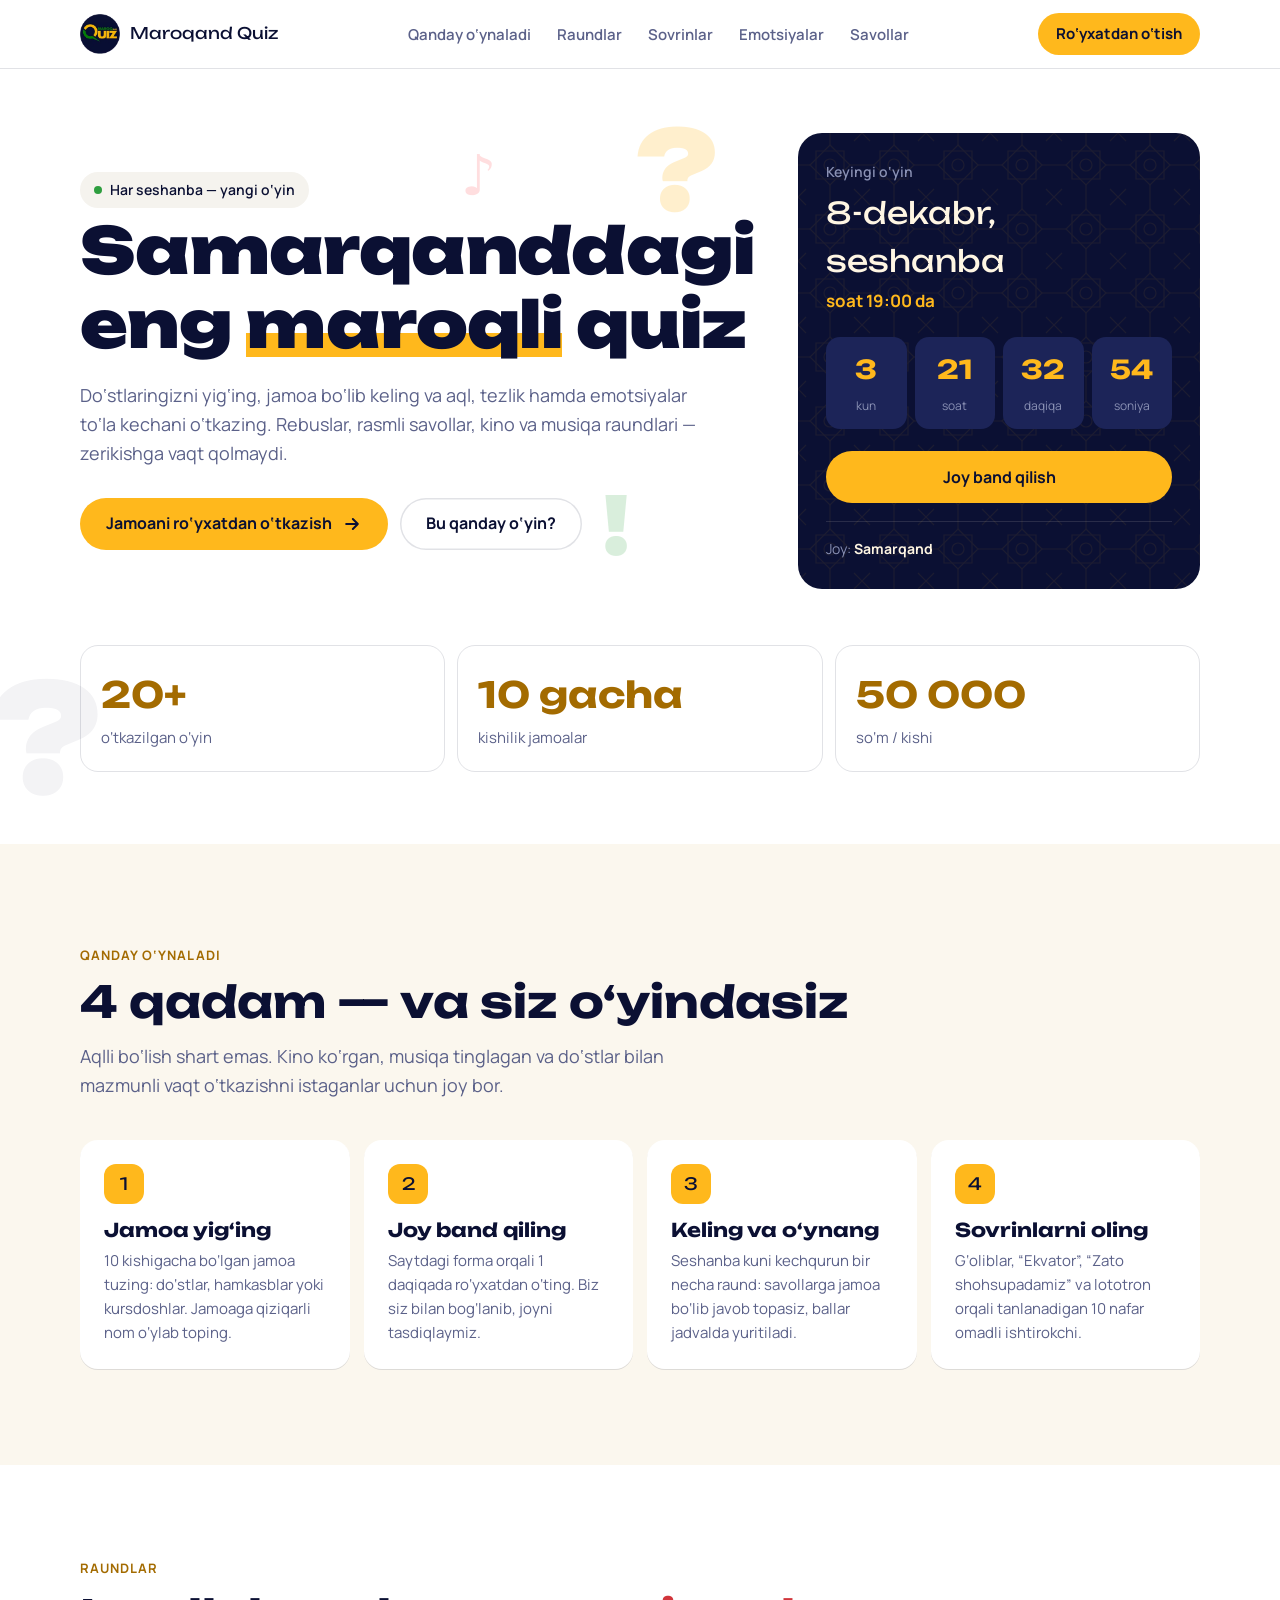
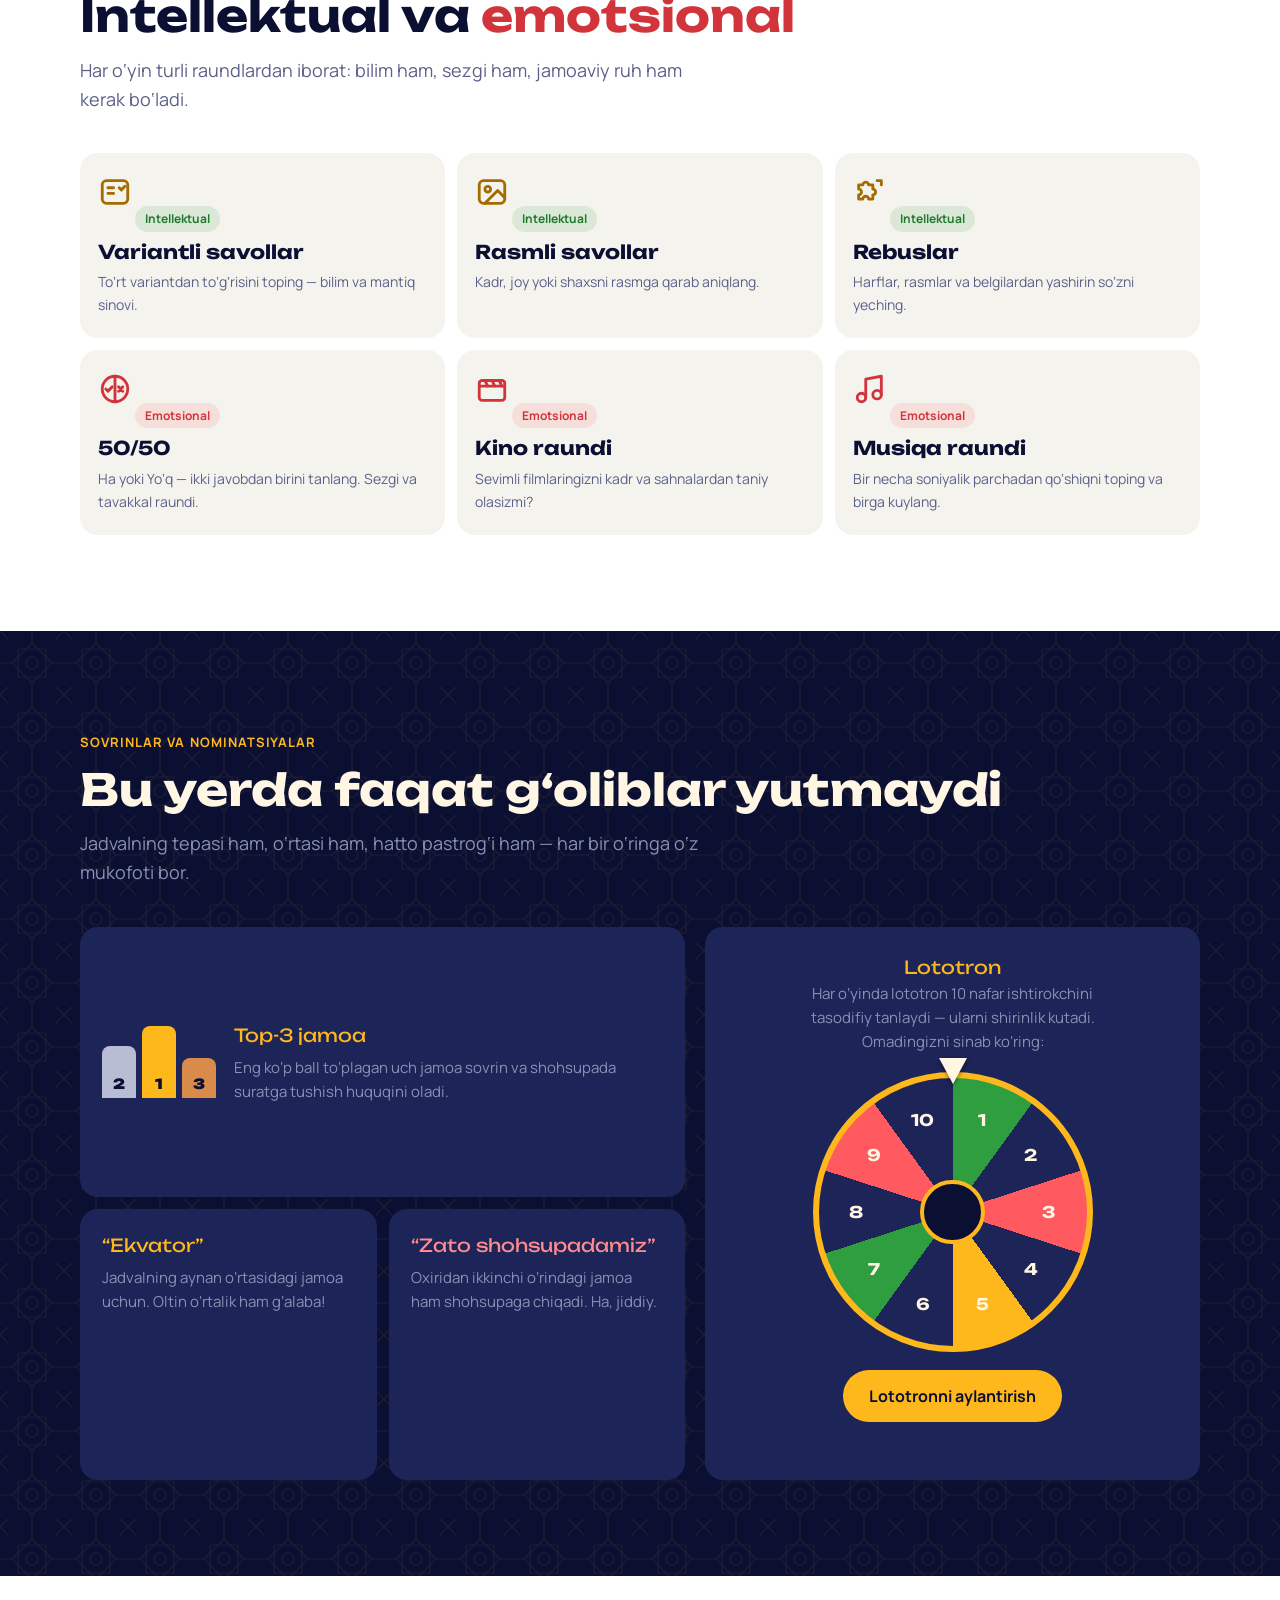
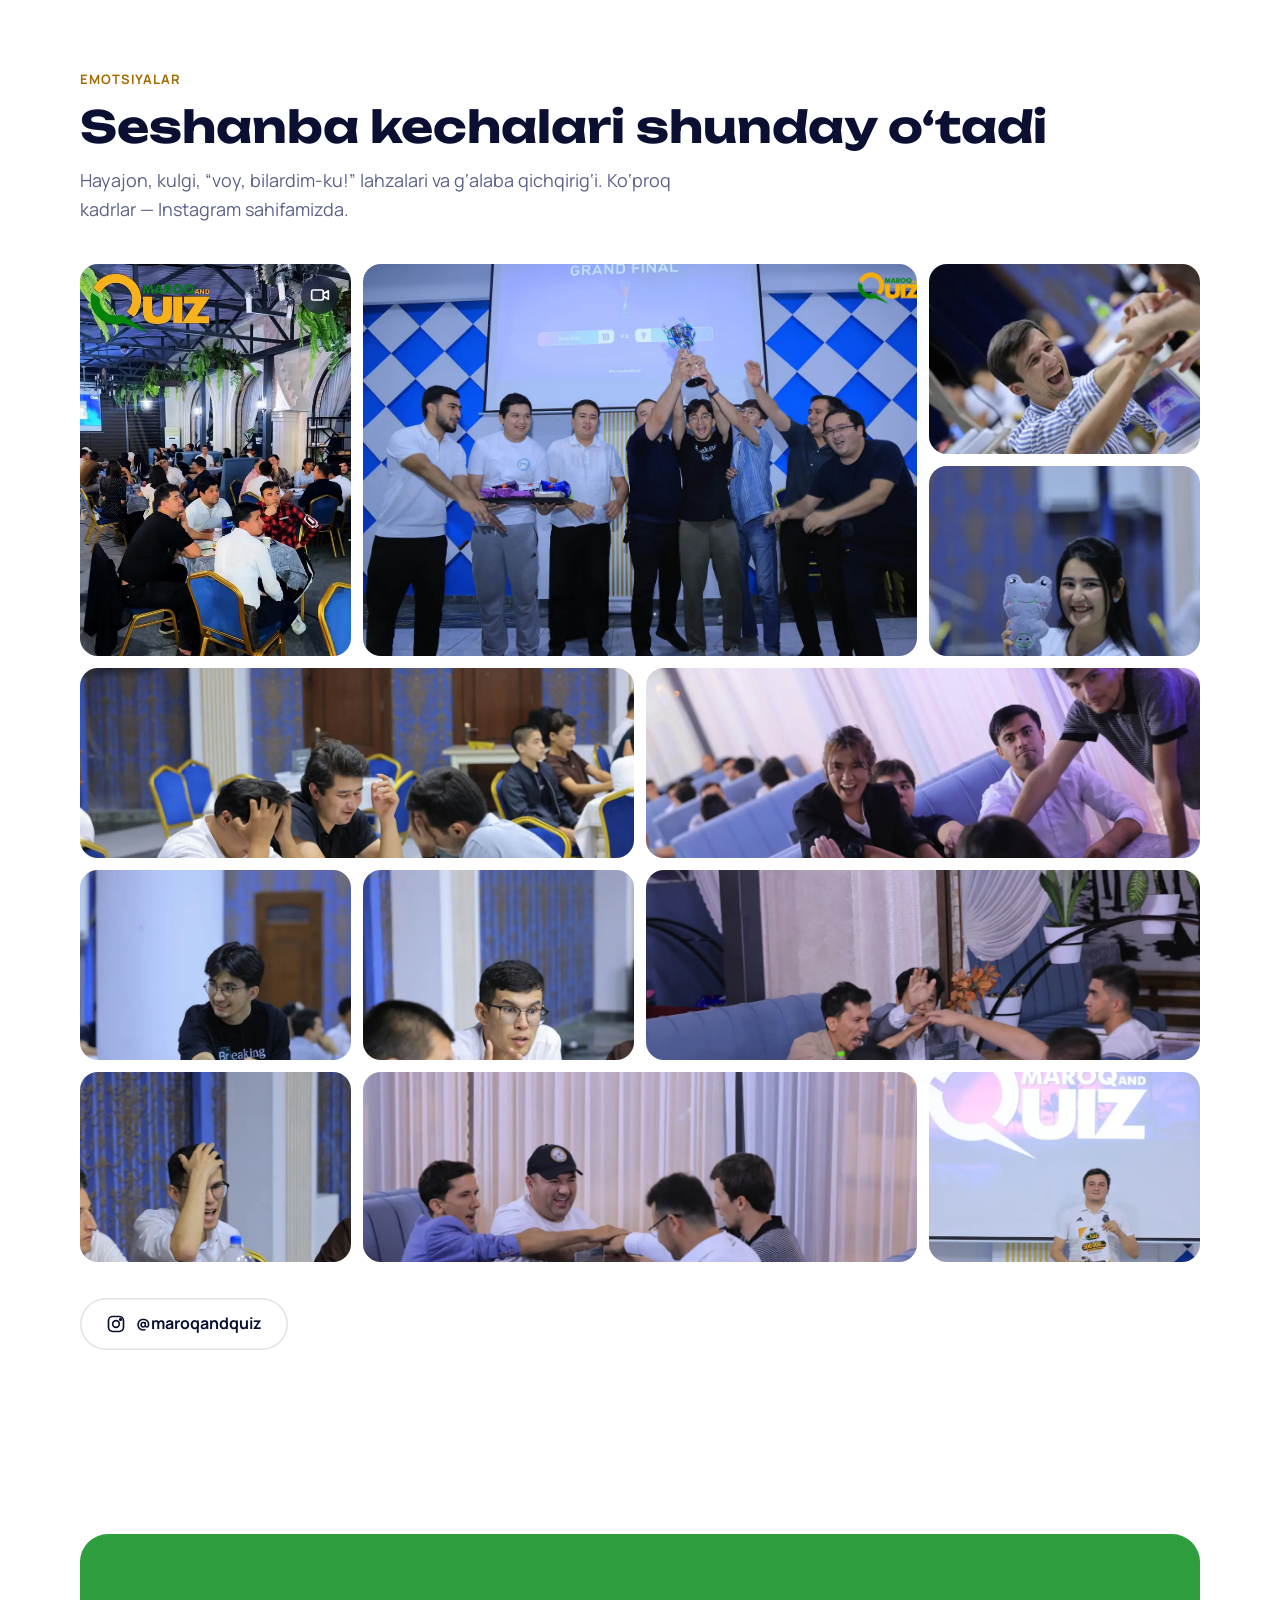
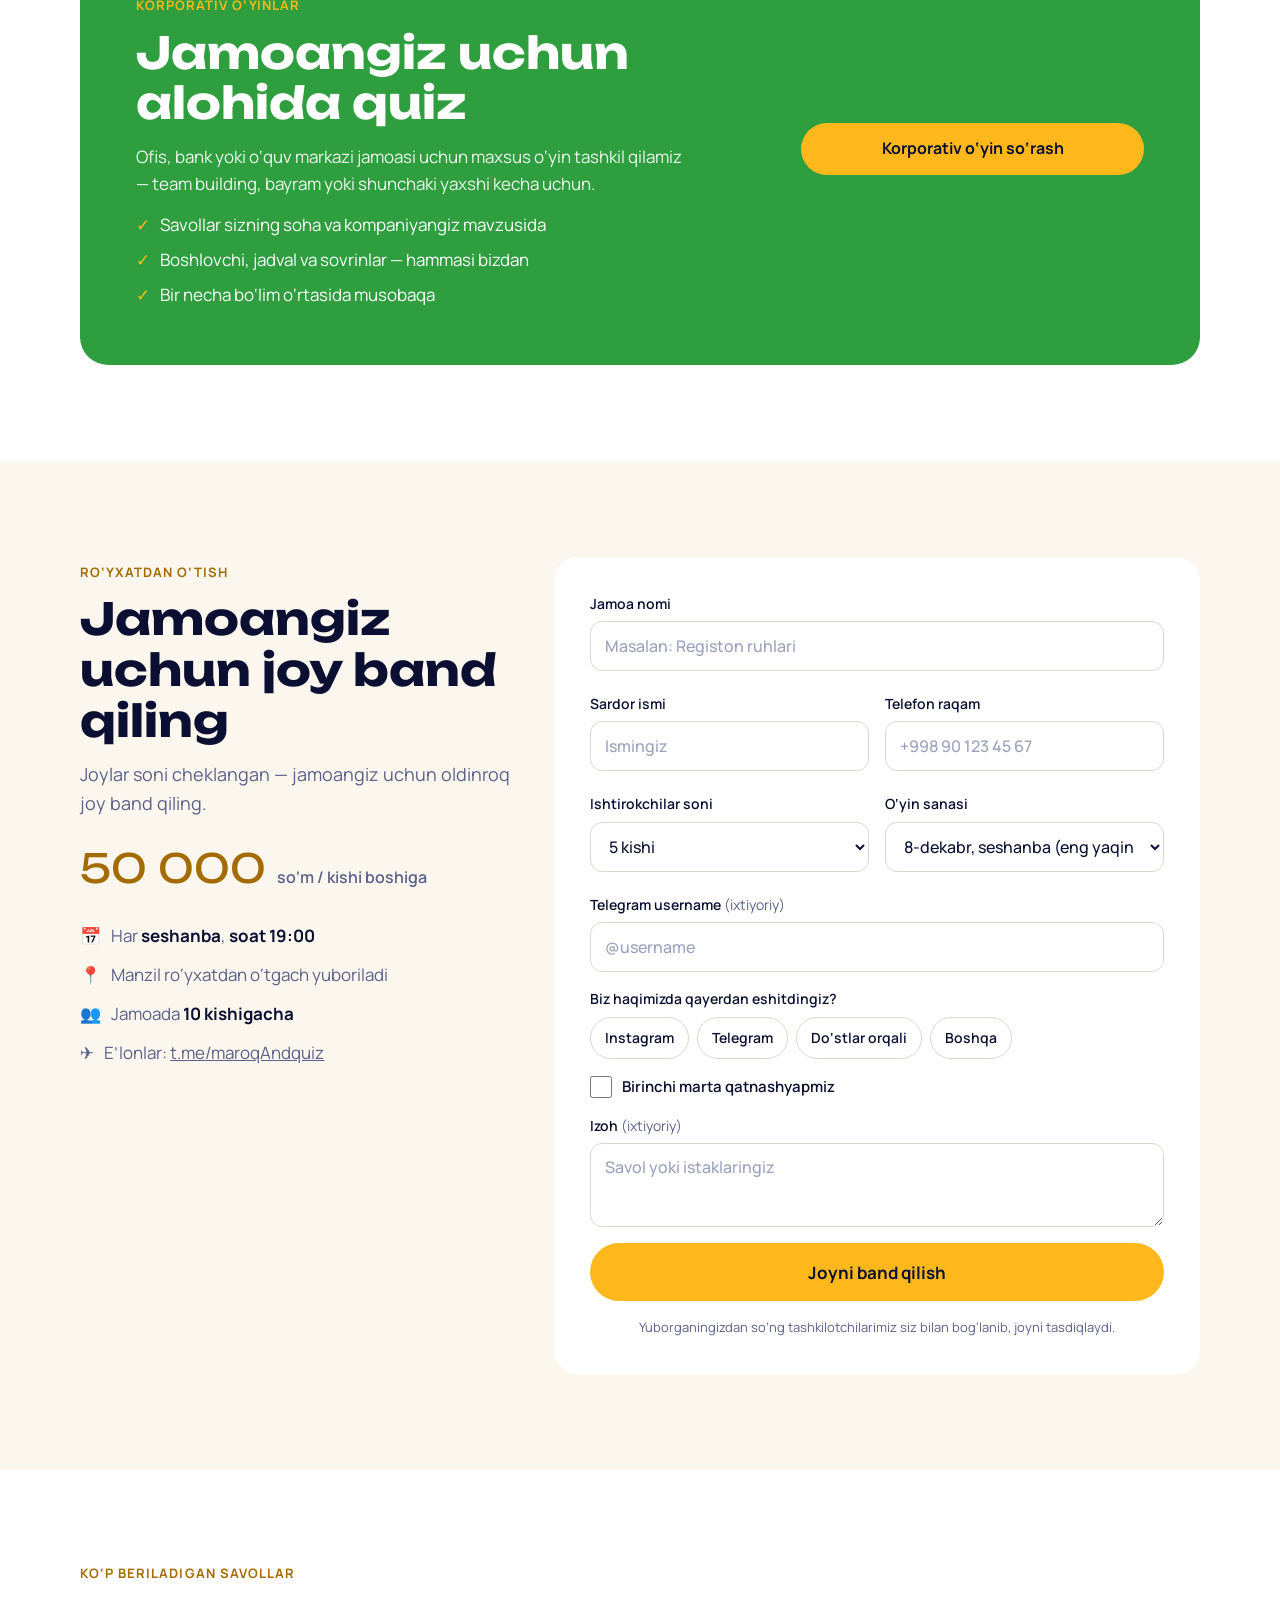
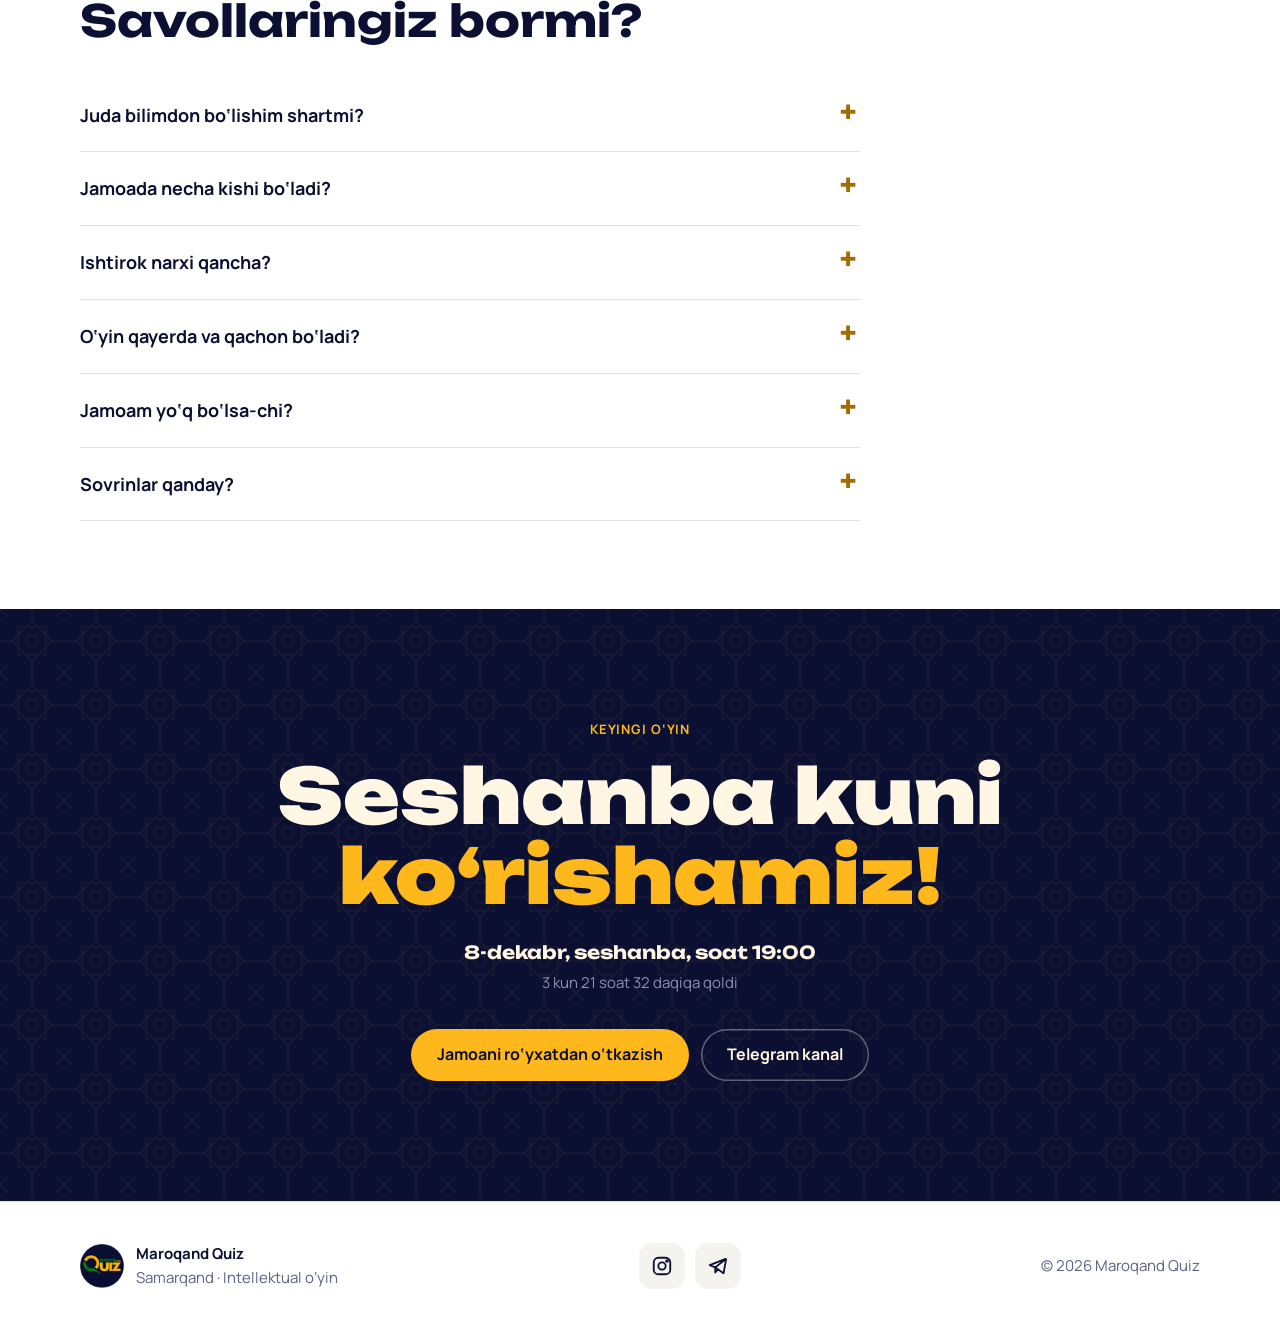
<file: index.html>
<!doctype html>
<html lang="uz">
<head>
<meta charset="utf-8">
<meta name="viewport" content="width=device-width, initial-scale=1">
<title>Maroqand Quiz — Samarqanddagi intellektual o‘yin</title>
<meta name="description" content="Har seshanba Samarqandda jamoaviy quiz: rebuslar, rasmli savollar, kino va musiqa raundlari, sovrinlar. Jamoangiz bilan ro‘yxatdan o‘ting.">
<meta property="og:title" content="Maroqand Quiz — har seshanba yangi o‘yin">
<meta property="og:description" content="Jamoangiz bilan keling: rebuslar, kino, musiqa, sovrinlar va lototron.">
<meta property="og:image" content="https://maroqandquiz.vercel.app/assets/og.jpg">
<meta property="og:image:width" content="1200">
<meta property="og:image:height" content="630">
<meta property="og:type" content="website">
<meta name="twitter:card" content="summary_large_image">
<meta name="theme-color" content="#FFFFFF">
<link rel="icon" href="/assets/logo.webp" type="image/webp">
<link rel="preconnect" href="https://fonts.googleapis.com">
<link rel="preconnect" href="https://fonts.gstatic.com" crossorigin>
<link href="https://fonts.googleapis.com/css2?family=Manrope:wght@400;600;700&family=Unbounded:wght@700;900&display=swap" rel="stylesheet">
<link rel="stylesheet" href="/assets/style.css?v=11">
</head>
<body>

<nav class="nav" aria-label="Asosiy menyu">
  <div class="wrap">
    <a class="brand" href="#top"><img src="/assets/logo.webp" alt="" width="40" height="40">Maroqand Quiz</a>
    <ul>
      <li><a href="#qanday">Qanday o‘ynaladi</a></li>
      <li><a href="#raundlar">Raundlar</a></li>
      <li><a href="#sovrinlar">Sovrinlar</a></li>
      <li><a href="#emotsiyalar">Emotsiyalar</a></li>
      <li><a href="#savollar">Savollar</a></li>
    </ul>
    <a class="btn btn-gold" href="#royxat">Ro‘yxatdan o‘tish</a>
  </div>
</nav>

<header class="hero" id="top">
  <div class="wrap hero-grid">
    <div>
      <span class="pill"><span class="dot"></span>Har seshanba — yangi o‘yin</span>
      <h1>Samarqanddagi eng <span class="gold">maroqli</span> quiz</h1>
      <p class="lead">Do‘stlaringizni yig‘ing, jamoa bo‘lib keling va aql, tezlik hamda emotsiyalar to‘la kechani o‘tkazing. Rebuslar, rasmli savollar, kino va musiqa raundlari — zerikishga vaqt qolmaydi.</p>
      <div class="ctas">
        <a class="btn btn-gold" href="#royxat">Jamoani ro‘yxatdan o‘tkazish
          <svg viewBox="0 0 24 24" fill="none" stroke="currentColor" stroke-width="2.4" stroke-linecap="round" stroke-linejoin="round" aria-hidden="true"><path d="M5 12h14M13 6l6 6-6 6"/></svg></a>
        <a class="btn btn-ghost" href="#qanday">Bu qanday o‘yin?</a>
      </div>
    </div>
    <aside class="next" aria-label="Keyingi o‘yin">
      <div class="label">Keyingi o‘yin</div>
      <div class="date" id="nextDate">Seshanba</div>
      <div class="time" id="nextTime"></div>
      <div class="countdown" id="countdown" aria-live="off">
        <div><b id="cd-d">0</b><span>kun</span></div>
        <div><b id="cd-h">0</b><span>soat</span></div>
        <div><b id="cd-m">0</b><span>daqiqa</span></div>
        <div><b id="cd-s">0</b><span>soniya</span></div>
      </div>
      <a class="btn btn-gold" href="#royxat" style="width:100%">Joy band qilish</a>
      <div class="meta" style="margin-top:18px">
        <span>Joy: <b id="venueShort"></b></span>
      </div>
    </aside>
  </div>
  <div class="wrap">
    <div class="stats">
      <div class="stat reveal"><b>20+</b><span>o‘tkazilgan o‘yin</span></div>
      <div class="stat reveal"><b>10 gacha</b><span>kishilik jamoalar</span></div>
      <div class="stat reveal"><b id="stPrice">50 000</b><span>so‘m / kishi</span></div>
    </div>
  </div>
</header>

<section id="qanday" class="band band-cream">
  <div class="wrap">
    <span class="eyebrow">Qanday o‘ynaladi</span>
    <h2>4 qadam — va siz o‘yindasiz</h2>
    <p class="lead">Aqlli bo‘lish shart emas. Kino ko‘rgan, musiqa tinglagan va do‘stlar bilan mazmunli vaqt o‘tkazishni istaganlar uchun joy bor.</p>
    <div class="steps">
      <div class="step reveal"><h3>Jamoa yig‘ing</h3><p>10 kishigacha bo‘lgan jamoa tuzing: do‘stlar, hamkasblar yoki kursdoshlar. Jamoaga qiziqarli nom o‘ylab toping.</p></div>
      <div class="step reveal"><h3>Joy band qiling</h3><p>Saytdagi forma orqali 1 daqiqada ro‘yxatdan o‘ting. Biz siz bilan bog‘lanib, joyni tasdiqlaymiz.</p></div>
      <div class="step reveal"><h3>Keling va o‘ynang</h3><p>Seshanba kuni kechqurun bir necha raund: savollarga jamoa bo‘lib javob topasiz, ballar jadvalda yuritiladi.</p></div>
      <div class="step reveal"><h3>Sovrinlarni oling</h3><p>G‘oliblar, “Ekvator”, “Zato shohsupadamiz” va lototron orqali tanlanadigan 10 nafar omadli ishtirokchi.</p></div>
    </div>
  </div>
</section>

<section id="raundlar">
  <div class="wrap">
    <span class="eyebrow">Raundlar</span>
    <h2>Intellektual va <span class="coral">emotsional</span></h2>
    <p class="lead">Har o‘yin turli raundlardan iborat: bilim ham, sezgi ham, jamoaviy ruh ham kerak bo‘ladi.</p>
    <div class="rounds">
      <div class="round reveal">
        <svg viewBox="0 0 24 24" fill="none" stroke="currentColor" stroke-width="2" stroke-linecap="round" stroke-linejoin="round" aria-hidden="true"><rect x="3" y="4" width="18" height="16" rx="3"/><path d="M7 9h4M7 13h4M15 9l1.5 1.5L19 8"/></svg>
        <span class="tag int">Intellektual</span><h3>Variantli savollar</h3><p>To‘rt variantdan to‘g‘risini toping — bilim va mantiq sinovi.</p></div>
      <div class="round reveal">
        <svg viewBox="0 0 24 24" fill="none" stroke="currentColor" stroke-width="2" stroke-linecap="round" stroke-linejoin="round" aria-hidden="true"><rect x="3" y="4" width="18" height="16" rx="3"/><circle cx="9" cy="10" r="2"/><path d="M21 16l-5-5-9 9"/></svg>
        <span class="tag int">Intellektual</span><h3>Rasmli savollar</h3><p>Kadr, joy yoki shaxsni rasmga qarab aniqlang.</p></div>
      <div class="round reveal">
        <svg viewBox="0 0 24 24" fill="none" stroke="currentColor" stroke-width="2" stroke-linecap="round" stroke-linejoin="round" aria-hidden="true"><path d="M4 7h3a2 2 0 1 1 4 0h3v3a2 2 0 1 1 0 4v3h-3a2 2 0 1 0-4 0H4v-3a2 2 0 1 0 0-4z"/><path d="M17 4h3v3"/></svg>
        <span class="tag int">Intellektual</span><h3>Rebuslar</h3><p>Harflar, rasmlar va belgilardan yashirin so‘zni yeching.</p></div>
      <div class="round emo reveal">
        <svg viewBox="0 0 24 24" fill="none" stroke="currentColor" stroke-width="2" stroke-linecap="round" stroke-linejoin="round" aria-hidden="true"><circle cx="12" cy="12" r="9"/><path d="M12 3v18"/><path d="M5.5 12l1.5 1.5 3-3"/><path d="M14.5 10.5l3 3M17.5 10.5l-3 3"/></svg>
        <span class="tag emo">Emotsional</span><h3>50/50</h3><p>Ha yoki Yo‘q — ikki javobdan birini tanlang. Sezgi va tavakkal raundi.</p></div>
      <div class="round emo reveal">
        <svg viewBox="0 0 24 24" fill="none" stroke="currentColor" stroke-width="2" stroke-linecap="round" stroke-linejoin="round" aria-hidden="true"><rect x="3" y="6" width="18" height="14" rx="2"/><path d="M3 10h18M7 6l2 4M12 6l2 4M17 6l2 4"/></svg>
        <span class="tag emo">Emotsional</span><h3>Kino raundi</h3><p>Sevimli filmlaringizni kadr va sahnalardan taniy olasizmi?</p></div>
      <div class="round emo reveal">
        <svg viewBox="0 0 24 24" fill="none" stroke="currentColor" stroke-width="2" stroke-linecap="round" stroke-linejoin="round" aria-hidden="true"><path d="M9 18V5l11-2v13"/><circle cx="6" cy="18" r="3"/><circle cx="17" cy="16" r="3"/></svg>
        <span class="tag emo">Emotsional</span><h3>Musiqa raundi</h3><p>Bir necha soniyalik parchadan qo‘shiqni toping va birga kuylang.</p></div>
    </div>

  </div>
</section>

<section id="sovrinlar" class="band band-navy">
  <div class="wrap">
    <span class="eyebrow">Sovrinlar va nominatsiyalar</span>
    <h2>Bu yerda faqat g‘oliblar yutmaydi</h2>
    <p class="lead">Jadvalning tepasi ham, o‘rtasi ham, hatto pastrog‘i ham — har bir o‘ringa o‘z mukofoti bor.</p>
    <div class="prizes">
      <div class="prize-grid">
        <div class="prize top reveal">
          <div class="podium" aria-hidden="true">
            <i style="height:52px;background:#B9BDD3">2</i><i style="height:72px;background:var(--gold)">1</i><i style="height:40px;background:#d98b4b">3</i>
          </div>
          <div><div class="nm">Top-3 jamoa</div><p>Eng ko‘p ball to‘plagan uch jamoa sovrin va shohsupada suratga tushish huquqini oladi.</p></div>
        </div>
        <div class="prize reveal"><div class="nm">“Ekvator”</div><p>Jadvalning aynan o‘rtasidagi jamoa uchun. Oltin o‘rtalik ham g‘alaba!</p></div>
        <div class="prize fun reveal"><div class="nm">“Zato shohsupadamiz”</div><p>Oxiridan ikkinchi o‘rindagi jamoa ham shohsupaga chiqadi. Ha, jiddiy.</p></div>
      </div>
      <div class="wheel-card reveal">
        <div class="nm">Lototron</div>
        <p class="wheel-txt">Har o‘yinda lototron 10 nafar ishtirokchini tasodifiy tanlaydi — ularni shirinlik kutadi. Omadingizni sinab ko‘ring:</p>
        <div class="wheel-box">
          <div class="pin" aria-hidden="true"></div>
          <div class="wheel" id="wheel" aria-hidden="true"></div>
        </div>
        <button class="btn btn-gold" id="spin">Lototronni aylantirish</button>
        <div class="wheel-res" id="wheelRes" aria-live="polite"></div>
      </div>
    </div>
  </div>
</section>

<section id="emotsiyalar">
  <div class="wrap">
    <span class="eyebrow">Emotsiyalar</span>
    <h2>Seshanba kechalari shunday o‘tadi</h2>
    <p class="lead">Hayajon, kulgi, “voy, bilardim-ku!” lahzalari va g‘alaba qichqirig‘i. Ko‘proq kadrlar — Instagram sahifamizda.</p>
    <div class="gallery" id="gallery"></div>
    <div style="margin-top:36px"><a class="btn btn-ghost" href="https://instagram.com/maroqandquiz" target="_blank" rel="noopener">
      <svg viewBox="0 0 24 24" fill="none" stroke="currentColor" stroke-width="2" aria-hidden="true"><rect x="3" y="3" width="18" height="18" rx="5"/><circle cx="12" cy="12" r="4"/><circle cx="17.5" cy="6.5" r="1" fill="currentColor"/></svg>
      @maroqandquiz</a></div>
  </div>
</section>

<section class="corp-sec">
  <div class="wrap">
    <div class="corp reveal">
      <div>
        <span class="eyebrow" style="color:var(--gold)">Korporativ o‘yinlar</span>
        <h2>Jamoangiz uchun alohida quiz</h2>
        <p style="opacity:.92;max-width:560px">Ofis, bank yoki o‘quv markazi jamoasi uchun maxsus o‘yin tashkil qilamiz — team building, bayram yoki shunchaki yaxshi kecha uchun.</p>
        <ul><li>Savollar sizning soha va kompaniyangiz mavzusida</li><li>Boshlovchi, jadval va sovrinlar — hammasi bizdan</li><li>Bir necha bo‘lim o‘rtasida musobaqa</li></ul>
      </div>
      <div><a class="btn btn-gold" href="https://t.me/maroqAndquiz" target="_blank" rel="noopener">Korporativ o‘yin so‘rash</a></div>
    </div>
  </div>
</section>

<section id="royxat" class="band band-cream">
  <div class="wrap reg">
    <div class="reg-info">
      <span class="eyebrow">Ro‘yxatdan o‘tish</span>
      <h2>Jamoangiz uchun joy band qiling</h2>
      <p class="lead">Joylar soni cheklangan — jamoangiz uchun oldinroq joy band qiling.</p>
      <div class="price"><span id="priceText">50 000</span> <small>so‘m / kishi boshiga</small></div>
      <ul>
        <li>📅 <span>Har <b>seshanba</b>, <b id="timeText"></b></span></li>
        <li>📍 <span id="venueText"></span></li>
        <li>👥 <span>Jamoada <b>10 kishigacha</b></span></li>
        <li>✈️ <span>E’lonlar: <a href="https://t.me/maroqAndquiz" target="_blank" rel="noopener">t.me/maroqAndquiz</a></span></li>
      </ul>
    </div>

    <form id="regForm" novalidate>
      <div class="field full" id="f-team">
        <label for="team">Jamoa nomi</label>
        <input id="team" name="team" maxlength="60" placeholder="Masalan: Registon ruhlari" autocomplete="off">
        <div class="emsg"></div>
      </div>
      <div class="field" id="f-captain">
        <label for="captain">Sardor ismi</label>
        <input id="captain" name="captain" maxlength="60" placeholder="Ismingiz" autocomplete="name">
        <div class="emsg"></div>
      </div>
      <div class="field" id="f-phone">
        <label for="phone">Telefon raqam</label>
        <input id="phone" name="phone" type="tel" inputmode="tel" placeholder="+998 90 123 45 67" autocomplete="tel">
        <div class="emsg"></div>
      </div>
      <div class="field" id="f-players">
        <label for="players">Ishtirokchilar soni</label>
        <select id="players" name="players"></select>
        <div class="emsg"></div>
      </div>
      <div class="field" id="f-date">
        <label for="date">O‘yin sanasi</label>
        <select id="date" name="date"></select>
        <div class="emsg"></div>
      </div>
      <div class="field full">
        <label for="telegram">Telegram username <span class="opt-l">(ixtiyoriy)</span></label>
        <input id="telegram" name="telegram" maxlength="40" placeholder="@username" autocomplete="off">
      </div>
      <div class="field full">
        <span style="font-weight:600;font-size:14px" id="srcLabel">Biz haqimizda qayerdan eshitdingiz?</span>
        <div class="chips" role="radiogroup" aria-labelledby="srcLabel">
          <input type="radio" name="source" id="s1" value="Instagram"><label for="s1">Instagram</label>
          <input type="radio" name="source" id="s2" value="Telegram"><label for="s2">Telegram</label>
          <input type="radio" name="source" id="s3" value="Do‘stlar orqali"><label for="s3">Do‘stlar orqali</label>
          <input type="radio" name="source" id="s4" value="Boshqa"><label for="s4">Boshqa</label>
        </div>
      </div>
      <div class="field full">
        <label class="check"><input type="checkbox" name="first" value="yes"> Birinchi marta qatnashyapmiz</label>
      </div>
      <div class="field full">
        <label for="note">Izoh <span class="opt-l">(ixtiyoriy)</span></label>
        <textarea id="note" name="note" maxlength="300" placeholder="Savol yoki istaklaringiz"></textarea>
      </div>
      <input class="hp" type="text" name="website" tabindex="-1" autocomplete="off" aria-hidden="true">
      <div class="form-err" id="formErr" hidden></div>
      <button class="btn btn-gold" type="submit" id="submitBtn">Joyni band qilish</button>
      <p class="form-note">Yuborganingizdan so‘ng tashkilotchilarimiz siz bilan bog‘lanib, joyni tasdiqlaydi.</p>
    </form>
  </div>
</section>

<section id="savollar">
  <div class="wrap">
    <span class="eyebrow">Ko‘p beriladigan savollar</span>
    <h2>Savollaringiz bormi?</h2>
    <div class="faq">
      <details><summary>Juda bilimdon bo‘lishim shartmi?</summary><p>Yo‘q. Savollar turli mavzularda: kino, musiqa, rasmlar va rebuslar ham bor. Jamoada har kim o‘z kuchli tomonini topadi — asosiysi, yaxshi kayfiyat.</p></details>
      <details><summary>Jamoada necha kishi bo‘ladi?</summary><p>Jamoada 10 kishigacha bo‘lishi mumkin. Ro‘yxatdan o‘tishda ishtirokchilar sonini ko‘rsating.</p></details>
      <details><summary>Ishtirok narxi qancha?</summary><p id="faqPrice">Kishi boshiga 50 000 so‘m.</p></details>
      <details><summary>O‘yin qayerda va qachon bo‘ladi?</summary><p id="faqWhere"></p></details>
      <details><summary>Jamoam yo‘q bo‘lsa-chi?</summary><p>Telegram yoki Instagram Direct orqali bizga yozing — vaziyatingizga qarab variantini birga topamiz.</p></details>
      <details><summary>Sovrinlar qanday?</summary><p>Top-3 jamoa, jadval o‘rtasidagi “Ekvator” va oxiridan ikkinchi o‘rindagi “Zato shohsupadamiz” jamoalari taqdirlanadi. Bundan tashqari lototron orqali 10 nafar ishtirokchi tasodifiy tanlanib, shirinlik bilan mukofotlanadi.</p></details>
    </div>
  </div>
</section>

<section class="final band-navy" aria-label="Keyingi o‘yinga taklif">
  <div class="wrap final-in">
    <span class="eyebrow">Keyingi o‘yin</span>
    <h2 class="final-h reveal">Seshanba kuni <span>ko‘rishamiz!</span></h2>
    <p class="final-date reveal"><b id="finalDate"></b><span id="finalLeft"></span></p>
    <div class="final-ctas reveal">
      <a class="btn btn-gold" href="#royxat">Jamoani ro‘yxatdan o‘tkazish</a>
      <a class="btn btn-light" href="https://t.me/maroqAndquiz" target="_blank" rel="noopener">Telegram kanal</a>
    </div>
  </div>
</section>

<footer>
  <div class="wrap">
    <div style="display:flex;align-items:center;gap:12px"><img src="/assets/logo.webp" alt="Maroqand Quiz logotipi" width="44" height="44"><div><b style="color:var(--navy)">Maroqand Quiz</b><br>Samarqand · Intellektual o‘yin</div></div>
    <div class="soc">
      <a href="https://instagram.com/maroqandquiz" target="_blank" rel="noopener" aria-label="Instagram"><svg viewBox="0 0 24 24" fill="none" stroke="currentColor" stroke-width="2"><rect x="3" y="3" width="18" height="18" rx="5"/><circle cx="12" cy="12" r="4"/><circle cx="17.5" cy="6.5" r="1" fill="currentColor"/></svg></a>
      <a href="https://t.me/maroqAndquiz" target="_blank" rel="noopener" aria-label="Telegram"><svg viewBox="0 0 24 24" fill="none" stroke="currentColor" stroke-width="2" stroke-linejoin="round"><path d="M21 4L3 11l6 2.5M21 4l-3 16-9-6.5M21 4L9 13.5V19l3-3.5"/></svg></a>
    </div>
    <div>© <span id="yr"></span> Maroqand Quiz</div>
  </div>
</footer>

<a class="btn btn-gold mobile-cta" id="mobileCta" href="#royxat">Joy band qilish</a>

<div class="lb" id="lb" hidden role="dialog" aria-modal="true" aria-label="Rasmni kattalashtirib ko‘rish"><button class="lb-x" id="lbX" aria-label="Yopish">&times;</button><img id="lbImg" alt=""><p id="lbCap"></p></div>

<script src="https://telegram.org/js/telegram-web-app.js"></script>
<script src="/assets/app.js?v=14"></script>
</body>
</html>
</file>
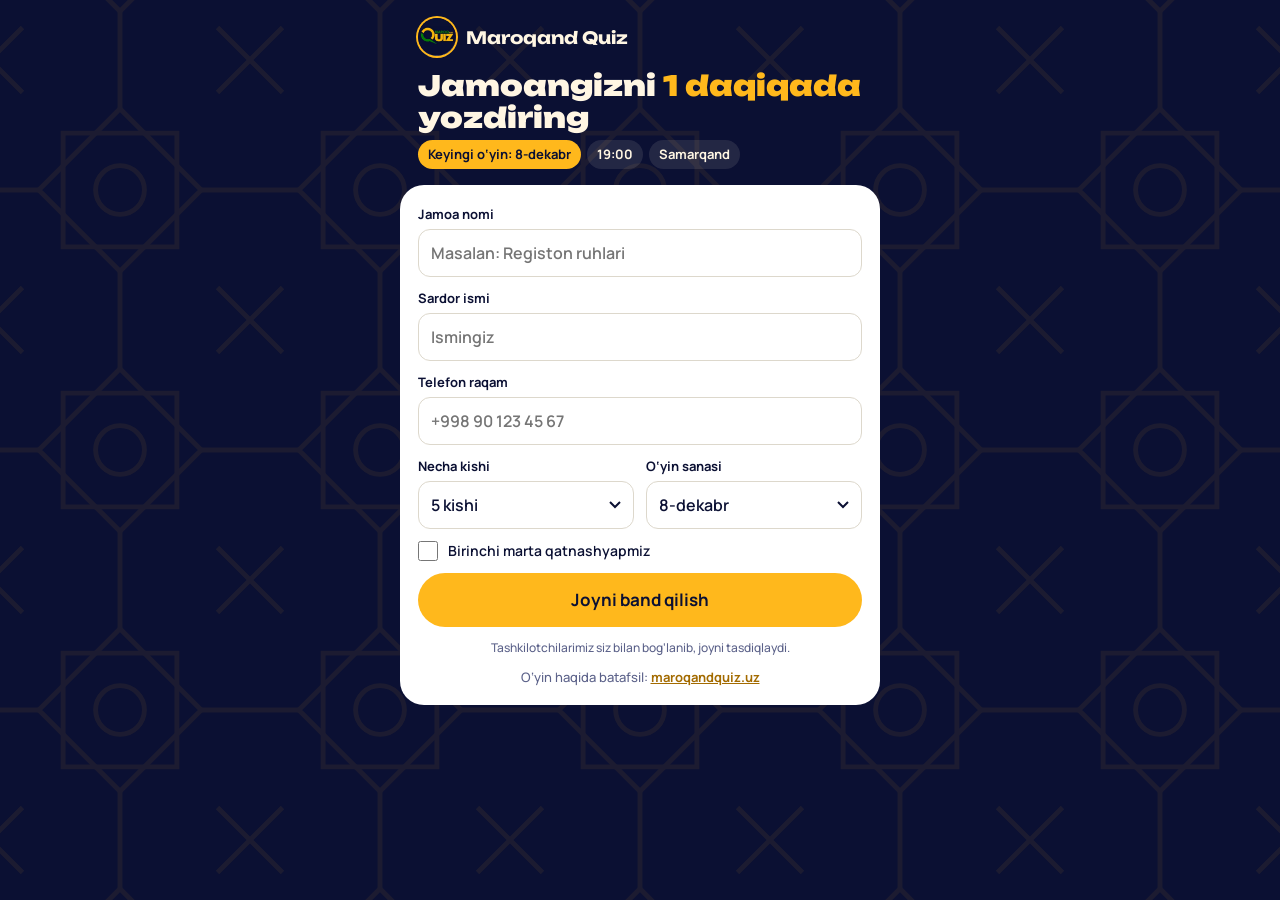
<file: royxat/index.html>
<!doctype html>
<html lang="uz">
<head>
<meta charset="utf-8">
<meta name="viewport" content="width=device-width, initial-scale=1, viewport-fit=cover">
<title>Ro‘yxatdan o‘tish — Maroqand Quiz</title>
<meta name="description" content="Maroqand Quiz o‘yiniga jamoangizni 1 daqiqada ro‘yxatdan o‘tkazing. Har seshanba 19:00, Samarqand.">
<meta property="og:title" content="Maroqand Quiz — ro‘yxatdan o‘tish">
<meta property="og:description" content="Jamoangizni 1 daqiqada yozdiring. Har seshanba 19:00.">
<meta property="og:image" content="https://maroqandquiz.uz/assets/og.jpg">
<meta name="theme-color" content="#0B1033">
<link rel="icon" href="/assets/logo.webp" type="image/webp">
<link rel="preconnect" href="https://fonts.googleapis.com">
<link rel="preconnect" href="https://fonts.gstatic.com" crossorigin>
<link href="https://fonts.googleapis.com/css2?family=Manrope:wght@500;600;700&family=Unbounded:wght@700;900&display=swap" rel="stylesheet">
<style>
:root{--navy:#0B1033;--card:#1C2458;--gold:#FFB81C;--gold-ink:#A36B00;--coral:#FF5A5F;--coral-ink:#D1353B;--cream:#FFF6E3;--mist:#5B6189;--field:#DDD8CC;--head:"Unbounded",system-ui,sans-serif;--body:"Manrope",system-ui,sans-serif}
*{box-sizing:border-box;margin:0}
html,body{min-height:100%}
body::before{content:"";position:fixed;inset:0;background:url(/assets/girih.svg) center/260px;opacity:.07;pointer-events:none}
.top,.card{position:relative}
body{background:var(--navy);position:relative;color:var(--navy);font:500 16px/1.45 var(--body);display:flex;flex-direction:column;min-height:100dvh;padding:env(safe-area-inset-top) 0 env(safe-area-inset-bottom)}
.top{color:var(--cream);padding:18px 18px 16px;max-width:480px;width:100%;margin:0 auto}
.brand{display:flex;align-items:center;gap:10px;font:700 17px var(--head);text-decoration:none;color:var(--cream)}
.brand img{width:38px;height:38px;border-radius:50%;box-shadow:0 0 0 2px var(--gold)}
h1{font:900 clamp(22px,6.4vw,28px)/1.15 var(--head);margin:14px 0 6px}
h1 span{color:var(--gold)}
.meta{display:flex;flex-wrap:wrap;gap:6px}
.meta b{font-size:13px;font-weight:700;padding:5px 10px;border-radius:999px;background:rgba(255,246,227,.1);color:var(--cream)}
.meta b.g{background:var(--gold);color:var(--navy)}
.card{flex:1;background:#fff;border-radius:24px 24px 0 0;padding:20px 18px 18px;max-width:480px;width:100%;margin:0 auto}
@media(min-width:520px){.card{flex:0;border-radius:24px;margin-bottom:24px}}
form{display:grid;grid-template-columns:1fr 1fr;gap:12px}
.field{display:grid;gap:5px}
.field.full{grid-column:1/-1}
label{font-weight:700;font-size:13px}
input,select{width:100%;min-height:48px;border-radius:12px;border:1.5px solid var(--field);background:#fff;color:var(--navy);font:600 16px var(--body);padding:10px 12px;appearance:none;-webkit-appearance:none}
select{background:#fff url("data:image/svg+xml,%3Csvg xmlns='http://www.w3.org/2000/svg' width='12' height='8'%3E%3Cpath d='M1 1l5 5 5-5' stroke='%230B1033' stroke-width='2' fill='none'/%3E%3C/svg%3E") right 12px center no-repeat;padding-right:30px}
input:focus,select:focus{outline:none;border-color:var(--navy);box-shadow:0 0 0 3px rgba(255,184,28,.45)}
.field.err input{border-color:var(--coral)}
.emsg{color:var(--coral-ink);font-size:12px}
.emsg:empty{display:none}
.check{display:flex;align-items:center;gap:10px;font-weight:600;font-size:14px;cursor:pointer}
.check input{width:20px;min-height:20px;height:20px;padding:0;border-radius:6px;accent-color:var(--gold);appearance:auto;-webkit-appearance:checkbox}
.hp{position:absolute;left:-9999px;opacity:0;height:0;width:0;min-height:0;padding:0;border:0}
.btn{grid-column:1/-1;display:flex;align-items:center;justify-content:center;min-height:54px;border-radius:999px;border:0;background:var(--gold);color:var(--navy);font:700 17px var(--body);cursor:pointer;text-decoration:none;transition:transform .15s}
.btn:active{transform:scale(.97)}
.btn:disabled{opacity:.6}
.btn.ghost{background:transparent;box-shadow:inset 0 0 0 1.5px var(--field)}
.note{grid-column:1/-1;font-size:12px;color:var(--mist);text-align:center}
.form-err{grid-column:1/-1;background:#FFF0F0;color:var(--coral-ink);border-radius:12px;padding:10px 12px;font-size:14px}
.form-err a{color:inherit;font-weight:700}
.done{text-align:center;display:grid;gap:12px;padding:12px 0}
.done .ic{width:64px;height:64px;margin:0 auto;border-radius:50%;background:var(--gold);display:grid;place-items:center;font:900 30px var(--head)}
.done h2{font:900 22px var(--head)}
.done p{color:var(--mist)}
.done p b{color:var(--navy)}
.in-tg .site-link{display:none}
.site-link{grid-column:1/-1;text-align:center;font-size:13px;color:var(--mist)}
.site-link a{color:var(--gold-ink);font-weight:700}
</style>
</head>
<body>

<header class="top">
  <a class="brand" href="/"><img src="/assets/logo.webp" alt="" width="38" height="38">Maroqand Quiz</a>
  <h1>Jamoangizni <span>1 daqiqada</span> yozdiring</h1>
  <div class="meta"><b class="g" id="nextBadge">Seshanba</b><b>19:00</b><b>Samarqand</b></div>
</header>

<main class="card" id="card">
  <form id="regForm" novalidate>
    <div class="field full" id="f-team">
      <label for="team">Jamoa nomi</label>
      <input id="team" name="team" maxlength="60" placeholder="Masalan: Registon ruhlari" autocomplete="off">
      <div class="emsg"></div>
    </div>
    <div class="field full" id="f-captain">
      <label for="captain">Sardor ismi</label>
      <input id="captain" name="captain" maxlength="60" placeholder="Ismingiz" autocomplete="name">
      <div class="emsg"></div>
    </div>
    <div class="field full" id="f-phone">
      <label for="phone">Telefon raqam</label>
      <input id="phone" name="phone" type="tel" inputmode="tel" placeholder="+998 90 123 45 67" autocomplete="tel">
      <div class="emsg"></div>
    </div>
    <div class="field">
      <label for="players">Necha kishi</label>
      <select id="players" name="players"></select>
    </div>
    <div class="field">
      <label for="date">O‘yin sanasi</label>
      <select id="date" name="date"></select>
    </div>
    <div class="field full">
      <label class="check"><input type="checkbox" name="first" value="yes"> Birinchi marta qatnashyapmiz</label>
    </div>
    <input type="hidden" name="telegram" id="telegram">
    <input type="hidden" name="source" id="source">
    <input class="hp" type="text" name="website" tabindex="-1" autocomplete="off" aria-hidden="true">
    <div class="form-err" id="formErr" hidden></div>
    <button class="btn" type="submit" id="submitBtn">Joyni band qilish</button>
    <p class="note">Tashkilotchilarimiz siz bilan bog‘lanib, joyni tasdiqlaydi.</p>
    <p class="site-link">O‘yin haqida batafsil: <a href="/">maroqandquiz.uz</a></p>
  </form>
</main>

<script src="https://telegram.org/js/telegram-web-app.js"></script>
<script>
/* O'yin sozlamalari — assets/app.js dagi CONFIG bilan bir xil bo'lsin */
const CFG={gameDay:2,gameTime:"19:00",gameLength:3,skip:["2026-10-06"]};
const MONTHS=["yanvar","fevral","mart","aprel","may","iyun","iyul","avgust","sentyabr","oktyabr","noyabr","dekabr"];
const DAYS=["yakshanba","dushanba","seshanba","chorshanba","payshanba","juma","shanba"];
const TZ=5*3600e3, $=id=>document.getElementById(id);
const CHANNEL="https://t.me/maroqAndquiz";

function nextGames(n){
  const [hh,mm]=CFG.gameTime.split(":").map(Number);
  const local=new Date(Date.now()+TZ);
  const diff=(CFG.gameDay-local.getUTCDay()+7)%7;
  let t=Date.UTC(local.getUTCFullYear(),local.getUTCMonth(),local.getUTCDate()+diff,hh,mm)-TZ;
  if(t+CFG.gameLength*3600e3<Date.now()) t+=7*864e5;
  const out=[];
  for(let i=0;out.length<n&&i<n+20;i++){const g=t+i*7*864e5,k=new Date(g+TZ).toISOString().slice(0,10);if(!CFG.skip.includes(k))out.push(g)}
  return out;
}
function fmt(t){const d=new Date(t+TZ);return `${d.getUTCDate()}-${MONTHS[d.getUTCMonth()]}, ${DAYS[d.getUTCDay()]}`}
const short=t=>{const d=new Date(t+TZ);return `${d.getUTCDate()}-${MONTHS[d.getUTCMonth()]}`};

const games=nextGames(3);
$("nextBadge").textContent=`Keyingi o‘yin: ${short(games[0])}`;
games.forEach((t,i)=>{const o=document.createElement("option");o.value=`${fmt(t)}, ${CFG.gameTime}`;o.textContent=short(t);$("date").appendChild(o)});
for(let i=2;i<=10;i++){const o=document.createElement("option");o.value=i;o.textContent=`${i} kishi`;if(i===5)o.selected=true;$("players").appendChild(o)}

/* Manba: bot ichida — "Telegram bot", aks holda ?src= yoki "Landing sahifa" */
const qs=new URLSearchParams(location.search);
$("source").value=qs.get("src")||"Landing sahifa";

/* Telegram Mini App */
const TG=window.Telegram&&window.Telegram.WebApp, inTG=!!(TG&&TG.initData);
if(inTG){
  TG.ready(); TG.expand();
  try{TG.setHeaderColor("#0B1033");TG.setBackgroundColor("#0B1033")}catch(e){}
  document.documentElement.classList.add("in-tg");
  const u=(TG.initDataUnsafe&&TG.initDataUnsafe.user)||{};
  $("captain").value=[u.first_name,u.last_name].filter(Boolean).join(" ");
  if(u.username)$("telegram").value="@"+u.username;
  $("source").value="Telegram bot";
}
function openLink(href){if(inTG&&href.startsWith("https://t.me/"))TG.openTelegramLink(href);else window.open(href,"_blank","noopener")}

/* telefon maskasi */
const phone=$("phone");
phone.addEventListener("input",()=>{
  const v=phone.value.trim();let d;if(v.startsWith("+998")){d=v.slice(4).replace(/\D/g,"")}else{d=v.replace(/\D/g,"");if(d.length>9&&d.startsWith("998"))d=d.slice(3)}d=d.slice(0,9);
  let out="+998";if(d.length)out+=" "+d.slice(0,2);if(d.length>2)out+=" "+d.slice(2,5);if(d.length>5)out+=" "+d.slice(5,7);if(d.length>7)out+=" "+d.slice(7,9);
  phone.value=d.length?out:"";clearErr("f-phone");
});
phone.addEventListener("focus",()=>{if(!phone.value)phone.value="+998 "});
phone.addEventListener("blur",()=>{if(phone.value.trim()==="+998")phone.value=""});

const form=$("regForm");
function setErr(id,msg){const f=$(id);f.classList.add("err");f.querySelector(".emsg").textContent=msg}
function clearErr(id){const f=$(id);f.classList.remove("err");f.querySelector(".emsg").textContent=""}
["team","captain"].forEach(k=>$(k).addEventListener("input",()=>clearErr("f-"+k)));
const esc=s=>String(s).replace(/&/g,"&amp;").replace(/</g,"&lt;");

form.addEventListener("submit",async e=>{
  e.preventDefault();$("formErr").hidden=true;
  const fd=Object.fromEntries(new FormData(form));let bad=false;
  if(!fd.team.trim()){setErr("f-team","Jamoa nomini kiriting");bad=true}
  if(!fd.captain.trim()){setErr("f-captain","Ismingizni kiriting");bad=true}
  if(fd.phone.replace(/\D/g,"").length!==12){setErr("f-phone","Raqamni to‘liq kiriting: +998 XX XXX XX XX");bad=true}
  if(bad){form.querySelector(".err input")?.focus();if(inTG)TG.HapticFeedback?.notificationOccurred("error");return}
  if(inTG)fd.tg_init=TG.initData;
  const btn=$("submitBtn");btn.disabled=true;btn.textContent="Yuborilmoqda…";
  try{
    const r=await fetch("/api/register",{method:"POST",headers:{"Content-Type":"application/json"},body:JSON.stringify(fd)});
    const j=await r.json().catch(()=>({}));
    if(!(r.ok&&j.ok))throw new Error(j.error||"err");
    if(inTG)TG.HapticFeedback?.notificationOccurred("success");
    $("card").innerHTML=`<div class="done"><div class="ic">✓</div><h2>Ariza qabul qilindi!</h2>
      <p><b>${esc(fd.team)}</b> jamoasi ${esc(fd.date)} o‘yiniga yozildi. Tez orada siz bilan bog‘lanamiz.</p>
      <a class="btn" href="${CHANNEL}" id="chBtn">Telegram kanalga qo‘shilish</a>
      ${inTG?'<button class="btn ghost" type="button" id="closeBtn">Yopish</button>':'<a class="btn ghost" href="/">Saytga o‘tish</a>'}</div>`;
    $("chBtn").addEventListener("click",ev=>{ev.preventDefault();openLink(CHANNEL)});
    $("closeBtn")?.addEventListener("click",()=>TG.close());
  }catch(err){
    $("formErr").innerHTML=`Ariza yuborilmadi. Qayta urinib ko‘ring yoki bizga yozing: <a href="${CHANNEL}" id="errLink">Telegram</a>`;
    $("errLink").addEventListener("click",ev=>{ev.preventDefault();openLink(CHANNEL)});
    $("formErr").hidden=false;btn.disabled=false;btn.textContent="Joyni band qilish";
  }
});
</script>
</body>
</html>
</file>
<file: assets/style.css>
:root{
  --navy:#0B1033; --card:#1C2458; --card-2:#151C47; --gold:#FFB81C; --green:#2E9E3F;
  --coral:#FF5A5F; --cream:#FFF6E3; --mist:#5B6189; --mist-l:#8A91B4; --line:rgba(11,16,51,.12); --line-d:rgba(255,246,227,.12);
  --bg:#FFFFFF; --surface:#F5F3EE; --field:#DDD8CC; --gold-ink:#A36B00; --green-ink:#1F7A2E; --coral-ink:#D1353B;
  --r:18px; --head:"Unbounded",system-ui,sans-serif; --body:"Manrope",system-ui,sans-serif;
}
*{box-sizing:border-box;margin:0}
html{scroll-behavior:smooth;scroll-padding-top:80px}
body{background:var(--bg);color:var(--navy);font-family:var(--body);font-size:17px;line-height:1.6;overflow-x:hidden}
img{max-width:100%;display:block}
a{color:inherit}
h1,h2,h3{font-family:var(--head);line-height:1.15;font-weight:700}
h2{font-size:clamp(28px,5vw,44px);margin-bottom:14px}
h3{font-size:19px;margin-bottom:8px}
.wrap{width:min(1120px,100% - 32px);margin-inline:auto}
section{padding:88px 0}
.eyebrow{display:inline-block;font-weight:700;font-size:13px;letter-spacing:.08em;text-transform:uppercase;color:var(--gold-ink);margin-bottom:12px}
.lead{color:var(--mist);font-size:18px;max-width:620px}
.gold{color:var(--gold-ink)} .coral{color:var(--coral-ink)}
.hero h1 .gold{color:var(--navy);background:linear-gradient(transparent 60%,var(--gold) 60% 92%,transparent 92%)}
.btn{display:inline-flex;align-items:center;justify-content:center;gap:10px;min-height:52px;padding:0 26px;border-radius:999px;font-family:var(--body);font-weight:700;font-size:16px;text-decoration:none;border:0;cursor:pointer;transition:transform .15s,background .15s}
.btn:active{transform:scale(.97)}
.btn-gold{background:var(--gold);color:var(--navy)}
.btn-gold:hover{background:#ffc84d}
.btn-ghost{background:transparent;color:var(--navy);box-shadow:inset 0 0 0 1.5px var(--line)}
.btn-ghost:hover{box-shadow:inset 0 0 0 1.5px var(--navy)}
.btn svg{width:20px;height:20px}
:focus-visible{outline:3px solid var(--gold);outline-offset:3px}

/* nav */
.nav{position:sticky;top:0;z-index:50;background:rgba(255,255,255,.9);backdrop-filter:blur(10px);border-bottom:1px solid var(--line)}
.nav .wrap{display:flex;align-items:center;justify-content:space-between;height:68px;gap:16px}
.brand{display:flex;align-items:center;gap:10px;text-decoration:none;font-family:var(--head);font-size:16px}
.brand img{width:40px;height:40px}
.nav ul{display:flex;gap:26px;list-style:none;padding:0}
.nav ul a{text-decoration:none;color:var(--mist);font-weight:600;font-size:15px}
.nav ul a:hover{color:var(--navy)}
.nav .btn{min-height:42px;padding:0 18px;font-size:15px}
@media(max-width:860px){.nav ul{display:none}}
.brand{white-space:nowrap}
@media(max-width:600px){.nav .btn{display:none}}

/* hero */
.hero{padding:64px 0 72px;position:relative;overflow:hidden}
.hero .hero-grid{display:grid;grid-template-columns:1.15fr .85fr;gap:48px;align-items:center}
.hero h1{font-size:clamp(38px,6.6vw,72px);font-weight:900;letter-spacing:-.01em;margin:6px 0 20px}
.hero .lead{margin-bottom:30px}
.hero .ctas{display:flex;flex-wrap:wrap;gap:12px}
.pill{display:inline-flex;align-items:center;gap:8px;background:var(--surface);border-radius:999px;padding:7px 14px;font-weight:600;font-size:14px}
.dot{width:8px;height:8px;border-radius:50%;background:var(--green);box-shadow:0 0 0 0 rgba(46,158,63,.7);animation:pulse 2s infinite}
@keyframes pulse{70%{box-shadow:0 0 0 10px rgba(46,158,63,0)}100%{box-shadow:0 0 0 0 rgba(46,158,63,0)}}
.next{background:var(--navy);color:var(--cream);border-radius:24px;padding:28px;position:relative}
.next .label{color:var(--mist-l);font-weight:600;font-size:14px}
.next .date{font-family:var(--head);font-size:clamp(24px,3vw,30px);margin:6px 0 2px}
.next .time{color:var(--gold);font-weight:700}
.countdown{display:grid;grid-template-columns:repeat(4,1fr);gap:8px;margin:22px 0}
.countdown div{background:var(--card);border-radius:14px;padding:12px 4px;text-align:center}
.countdown b{display:block;font-family:var(--head);font-size:26px;color:var(--gold)}
.countdown span{font-size:12px;color:var(--mist-l)}
.next .meta{display:flex;justify-content:space-between;gap:12px;font-size:14px;color:var(--mist-l);border-top:1px solid var(--line-d);padding-top:16px}
.next .meta b{color:var(--cream)}
@media(max-width:860px){.hero .hero-grid{grid-template-columns:1fr}}

/* stats */
.stats{display:grid;grid-template-columns:repeat(4,1fr);gap:12px;margin-top:56px}
.stat{border:1px solid var(--line);border-radius:var(--r);padding:20px}
.stat b{font-family:var(--head);font-size:clamp(26px,3.5vw,36px);color:var(--gold-ink);display:block}
.stat span{color:var(--mist);font-size:15px}
@media(max-width:700px){.stats{grid-template-columns:repeat(2,1fr)}}

/* steps */
.steps{display:grid;grid-template-columns:repeat(4,1fr);gap:14px;margin-top:40px;counter-reset:s}
.step{background:var(--surface);border-radius:var(--r);padding:24px;position:relative}
.step::before{counter-increment:s;content:counter(s);display:grid;place-items:center;width:40px;height:40px;border-radius:12px;background:var(--gold);color:var(--navy);font-family:var(--head);margin-bottom:16px}
.step p{color:var(--mist);font-size:15px}
@media(max-width:900px){.steps{grid-template-columns:repeat(2,1fr)}}
@media(max-width:520px){.steps{grid-template-columns:1fr}}

/* rounds */
.rounds{display:grid;grid-template-columns:repeat(5,1fr);gap:12px;margin-top:40px}
.round{background:var(--surface);border-radius:var(--r);padding:22px 18px;transition:transform .2s}
.round:hover{transform:translateY(-4px)}
.round svg{width:34px;height:34px;margin-bottom:14px;color:var(--gold-ink)}
.round.emo svg{color:var(--coral-ink)}
.round p{color:var(--mist);font-size:14px}
.tag{display:inline-block;font-size:12px;font-weight:700;padding:3px 10px;border-radius:999px;margin-bottom:10px}
.tag.int{background:rgba(46,158,63,.13);color:var(--green-ink)}
.tag.emo{background:rgba(255,90,95,.13);color:var(--coral-ink)}
@media(max-width:1000px){.rounds{grid-template-columns:repeat(3,1fr)}}
@media(max-width:640px){.rounds{grid-template-columns:repeat(2,1fr)}}

/* try quiz */
.try{margin-top:48px;background:var(--navy);color:var(--cream);border-radius:28px;padding:clamp(24px,4vw,44px);display:grid;grid-template-columns:.9fr 1.1fr;gap:36px;align-items:center}
.try h3{font-size:clamp(22px,3vw,30px)}
.try .sub{color:var(--mist-l)}
.qcount{font-weight:700;font-size:14px;color:var(--mist-l);margin-bottom:8px}
.qtext{font-weight:700;font-size:20px;margin-bottom:16px;line-height:1.4}
.opts{display:grid;grid-template-columns:1fr 1fr;gap:10px}
.opt{min-height:54px;border-radius:14px;border:2px solid #2c3672;background:var(--card);font:600 16px var(--body);color:var(--cream);cursor:pointer;text-align:left;padding:10px 16px;transition:.15s}
.opt:hover:not(:disabled){border-color:var(--gold)}
.opt.ok{background:var(--green);border-color:var(--green);color:#fff}
.opt.no{background:var(--coral);border-color:var(--coral);color:#fff}
.opt:disabled{cursor:default}
.qfb{min-height:26px;margin-top:14px;font-weight:600}
.qnext{margin-top:6px}
@media(max-width:800px){.try{grid-template-columns:1fr}}
@media(max-width:420px){.opts{grid-template-columns:1fr}}

/* prizes */
.prizes{display:grid;grid-template-columns:1.1fr .9fr;gap:20px;margin-top:40px}
.prize-grid{display:grid;grid-template-columns:1fr 1fr;gap:12px}
.prize{background:var(--surface);border-radius:var(--r);padding:22px}
.prize.top{grid-column:1/-1;display:flex;gap:18px;align-items:center}
.podium{display:flex;align-items:flex-end;gap:6px;flex-shrink:0}
.podium i{display:grid;place-items:end center;width:34px;border-radius:8px 8px 0 0;font:900 14px var(--head);color:var(--navy);padding-bottom:6px;font-style:normal}
.prize p{color:var(--mist);font-size:15px}
.prize .nm{font-family:var(--head);font-size:18px;color:var(--gold-ink);margin-bottom:6px}
.prize.fun .nm{color:var(--coral-ink)}
.wheel-card{background:var(--surface);border-radius:var(--r);padding:26px;text-align:center;display:flex;flex-direction:column;align-items:center}
.wheel-box{position:relative;width:min(280px,100%);aspect-ratio:1;margin:18px 0}
.wheel{width:100%;height:100%;border-radius:50%;border:6px solid var(--gold);transition:transform 4.2s cubic-bezier(.17,.67,.12,1);position:relative;background:conic-gradient(var(--green) 0 36deg,var(--card) 0 72deg,var(--coral) 0 108deg,var(--card) 0 144deg,var(--gold) 0 180deg,var(--card) 0 216deg,var(--green) 0 252deg,var(--card) 0 288deg,var(--coral) 0 324deg,var(--card) 0 360deg)}
.wheel span{position:absolute;left:50%;top:50%;width:0;height:0;font:900 16px var(--head)}
.wheel span b{position:absolute;transform:translate(-50%,-50%);color:var(--cream)}
.wheel::after{content:"";position:absolute;inset:38%;border-radius:50%;background:var(--navy);border:4px solid var(--gold)}
.pin{position:absolute;top:-14px;left:50%;transform:translateX(-50%);width:0;height:0;border-left:14px solid transparent;border-right:14px solid transparent;border-top:26px solid var(--navy);z-index:2;filter:drop-shadow(0 2px 2px rgba(0,0,0,.4))}
.wheel-res{min-height:28px;font-weight:700;color:var(--gold-ink);margin-top:4px}
@media(max-width:860px){.prizes{grid-template-columns:1fr}}
@media(max-width:480px){.prize-grid{grid-template-columns:1fr}.prize.top{flex-direction:column;align-items:flex-start}}

/* gallery */
.gallery{display:grid;grid-template-columns:repeat(4,1fr);grid-auto-rows:190px;gap:12px;margin-top:40px}
.gal{border-radius:var(--r);overflow:hidden;position:relative;background:var(--surface);display:flex;align-items:flex-end;padding:16px}
.gal img{position:absolute;inset:0;width:100%;height:100%;object-fit:cover}
.gal.big{grid-column:span 2;grid-row:span 2}
.gal.wide{grid-column:span 2}
.gal .cap{position:relative;z-index:1;font-weight:700;font-size:15px;background:rgba(11,16,51,.82);color:var(--cream);padding:6px 12px;border-radius:10px}
.gal .ph{position:absolute;inset:0;display:grid;place-items:center;font:900 64px var(--head);color:rgba(11,16,51,.08)}
.gal:nth-child(3n+1){background:#EEF0F7}.gal:nth-child(3n+2){background:#FBF1DC}
@media(max-width:800px){.gallery{grid-template-columns:repeat(2,1fr);grid-auto-rows:160px}}

/* corporate */
.corp{background:var(--green);color:#fff;border-radius:28px;padding:clamp(28px,5vw,56px);display:grid;grid-template-columns:1.3fr .7fr;gap:28px;align-items:center}
.corp h2{color:#fff}
.corp ul{list-style:none;padding:0;margin-top:14px;display:grid;gap:8px}
.corp li::before{content:"✓";font-weight:900;margin-right:10px;color:var(--gold)}
.corp .btn-gold{width:100%}
@media(max-width:800px){.corp{grid-template-columns:1fr}}

/* register */
.reg{display:grid;grid-template-columns:.8fr 1.2fr;gap:44px;align-items:start}
.reg-info .price{font-family:var(--head);font-size:40px;color:var(--gold-ink);margin:18px 0 0}
.reg-info .price small{font-family:var(--body);font-size:16px;color:var(--mist);font-weight:600}
.reg-info ul{list-style:none;padding:0;margin-top:22px;display:grid;gap:12px;color:var(--mist)}
.reg-info li{display:flex;gap:10px}
.reg-info li b{color:var(--navy)}
form{background:var(--surface);border-radius:24px;padding:clamp(22px,4vw,36px);display:grid;grid-template-columns:1fr 1fr;gap:16px}
.field{display:grid;gap:6px}
.field.full{grid-column:1/-1}
label{font-weight:600;font-size:14px}
label .opt-l{color:var(--mist);font-weight:400}
input,select,textarea{width:100%;min-height:50px;border-radius:12px;border:1.5px solid var(--field);background:#fff;color:var(--navy);font:500 16px var(--body);padding:12px 14px}
textarea{min-height:84px;resize:vertical}
input::placeholder,textarea::placeholder{color:#9AA0BD}
input:focus,select:focus,textarea:focus{outline:none;border-color:var(--navy);box-shadow:0 0 0 3px rgba(255,184,28,.45)}
.field.err input,.field.err select{border-color:var(--coral)}
.emsg{color:var(--coral-ink);font-size:13px;min-height:0}
.chips{display:flex;flex-wrap:wrap;gap:8px}
.chips input{position:absolute;opacity:0;pointer-events:none;width:1px;min-height:0}
.chips label{padding:9px 14px;border-radius:999px;background:#fff;cursor:pointer;font-weight:600;border:1.5px solid var(--field)}
.chips input:checked+label{border-color:var(--gold);background:var(--gold);color:var(--navy)}
.chips input:focus-visible+label{outline:3px solid var(--gold);outline-offset:2px}
.check{display:flex;gap:10px;align-items:center;font-weight:600;font-size:15px;cursor:pointer}
.check input{width:22px;min-height:22px;height:22px;accent-color:var(--navy)}
.hp{position:absolute;left:-9999px}
form .btn{grid-column:1/-1;width:100%;min-height:58px;font-size:17px}
.form-note{grid-column:1/-1;color:var(--mist);font-size:13px;text-align:center}
.done{grid-column:1/-1;text-align:center;padding:28px 8px}
.done .big{font-family:var(--head);font-size:30px;color:var(--gold-ink);margin-bottom:10px}
.done p{color:var(--mist);margin-bottom:22px}
.form-err{grid-column:1/-1;background:rgba(255,90,95,.12);color:#8f1d22;border-radius:12px;padding:12px 16px;font-size:15px}
.form-err a{color:var(--navy);font-weight:700}
@media(max-width:860px){.reg{grid-template-columns:1fr}}
@media(max-width:520px){form{grid-template-columns:1fr}}

/* faq */
.faq{max-width:780px;margin-top:32px}
details{border-bottom:1px solid var(--line)}
summary{list-style:none;cursor:pointer;padding:22px 40px 22px 0;font-weight:700;font-size:18px;position:relative}
summary::-webkit-details-marker{display:none}
summary::after{content:"+";position:absolute;right:4px;top:16px;font:700 26px var(--head);color:var(--gold-ink);transition:transform .2s}
details[open] summary::after{transform:rotate(45deg)}
details p{color:var(--mist);padding:0 0 22px}

footer{border-top:1px solid var(--line);padding:40px 0 48px;color:var(--mist);font-size:15px}
footer .wrap{display:flex;flex-wrap:wrap;justify-content:space-between;gap:20px;align-items:center}
footer .soc{display:flex;gap:10px}
footer .soc a{display:grid;place-items:center;width:46px;height:46px;border-radius:14px;background:var(--surface);color:var(--navy)}
footer .soc svg{width:22px;height:22px}

.reveal{opacity:0;transform:translateY(24px);transition:opacity .7s,transform .7s}
.reveal.in{opacity:1;transform:none}
@media(prefers-reduced-motion:reduce){*{animation:none!important;transition:none!important}.reveal{opacity:1;transform:none}html{scroll-behavior:auto}}
.mobile-cta{display:none}
@media(max-width:860px){.mobile-cta{display:flex;position:fixed;left:16px;right:16px;bottom:16px;z-index:60;box-shadow:0 10px 30px rgba(11,16,51,.25);transition:transform .3s}.mobile-cta.hide{transform:translateY(120px)}}

/* ===== animatsiyalar (faqat transform/opacity — yengil) ===== */
@keyframes up{from{opacity:0;transform:translateY(22px)}to{opacity:1;transform:none}}
@keyframes draw{to{background-size:100% 30%}}
@keyframes floaty{0%,100%{transform:translate(0,0) rotate(var(--rot,0deg))}50%{transform:translate(0,-18px) rotate(calc(var(--rot,0deg) + 6deg))}}
@keyframes fadein{from{opacity:0}to{opacity:1}}
@keyframes pop{0%{transform:scale(.4);opacity:0}70%{transform:scale(1.15)}100%{transform:scale(1);opacity:1}}
@keyframes tick{0%{transform:translateY(-6px);opacity:.3}100%{transform:none;opacity:1}}
@keyframes shake{0%,100%{transform:none}20%,60%{transform:translateX(-6px)}40%,80%{transform:translateX(6px)}}
@keyframes ring{0%{box-shadow:0 0 0 0 rgba(255,184,28,.55)}100%{box-shadow:0 0 0 16px rgba(255,184,28,0)}}
@keyframes conf{to{transform:translate(var(--dx),var(--dy)) rotate(var(--r));opacity:0}}
@keyframes drop{from{opacity:0;transform:translateY(-6px)}to{opacity:1;transform:none}}

.hero .pill{animation:up .7s .05s both}
.hero h1{animation:up .8s .15s both}
.hero .lead{animation:up .8s .3s both}
.hero .ctas{animation:up .8s .42s both}
.hero .next{animation:up .9s .3s both}
.hero h1 .gold{background:linear-gradient(var(--gold),var(--gold)) no-repeat 0 88%/0% 30%;animation:draw .7s .95s cubic-bezier(.65,0,.35,1) forwards}
.hero>.wrap{position:relative;z-index:1}
.deco{position:absolute;z-index:0;pointer-events:none;font-family:var(--head);font-weight:900;line-height:1;animation:fadein 1.2s .6s both}
.deco i{display:block;font-style:normal;animation:floaty var(--t,7s) ease-in-out infinite}
@media(max-width:860px){.deco.d2,.deco.d4{display:none}}

#progress{position:fixed;top:0;left:0;right:0;height:3px;background:var(--gold);transform-origin:0 50%;transform:scaleX(0);z-index:70}
.nav{transition:box-shadow .3s}
.nav.scrolled{box-shadow:0 6px 24px rgba(11,16,51,.08)}

.btn:not(.mobile-cta){position:relative}
.btn{overflow:hidden;isolation:isolate}
.btn-gold::after{content:"";position:absolute;inset:0;z-index:-1;background:linear-gradient(110deg,transparent 30%,rgba(255,255,255,.55) 50%,transparent 70%);transform:translateX(-120%);transition:transform .7s}
.btn-gold:hover::after{transform:translateX(120%)}
.btn svg{transition:transform .25s}
.btn:hover svg{transform:translateX(4px)}
#spin.idle{animation:ring 1.8s infinite}

.countdown b.tick{animation:tick .35s ease-out}
.step.in::before{animation:pop .55s .25s both}
.round svg{transition:transform .3s cubic-bezier(.34,1.56,.64,1)}
.round:hover svg{transform:rotate(-10deg) scale(1.15)}
.prize{transition:transform .25s}
.prize:hover{transform:translateY(-4px)}
.opt.ok{animation:pop .45s both}
.opt.no{animation:shake .45s}
.gal .cap{transition:transform .3s}
.gal:hover .cap{transform:translateY(-4px)}
.gal img{transition:transform .6s}
.gal:hover img{transform:scale(1.05)}
details[open] p{animation:drop .3s ease-out}
.done{animation:up .6s both}

.confetti{position:fixed;width:9px;height:14px;border-radius:2px;pointer-events:none;z-index:80;animation:conf 1.1s cubic-bezier(.2,.7,.4,1) forwards}

/* ===== bo'lim ritmi, Samarqand naqshi, yakuniy chaqiriq ===== */
:root{--cream-band:#FBF7EE;--girih:url("data:image/svg+xml,%3Csvg xmlns='http://www.w3.org/2000/svg' width='64' height='64' viewBox='0 0 64 64'%3E%3Cg fill='none' stroke='%23FFB81C' stroke-width='1.2'%3E%3Cpath d='M32 12 52 32 32 52 12 32Z'/%3E%3Cpath d='M18 18h28v28H18Z'/%3E%3Cpath d='M32 0v12M32 52v12M0 32h12M52 32h12'/%3E%3Ccircle cx='32' cy='32' r='6'/%3E%3Cpath d='M0 0 8 8M64 0l-8 8M0 64l8-8M64 64l-8-8'/%3E%3C/g%3E%3C/svg%3E")}
.band{position:relative;padding:96px 0}
.band-cream{background:var(--cream-band)}
.band-cream .step,.band-cream form{background:#fff}
.band-cream .step{box-shadow:0 1px 0 var(--line)}
.corp-sec{padding:96px 0}
#raundlar{padding-bottom:96px}
.band-navy{background:var(--navy);color:var(--cream);overflow:hidden}
.band-navy::before{content:"";position:absolute;inset:0;background:var(--girih) 0 0/64px 64px;opacity:.09;pointer-events:none;-webkit-mask-image:radial-gradient(ellipse at 50% 40%,#000 30%,transparent 85%);mask-image:radial-gradient(ellipse at 50% 40%,#000 30%,transparent 85%)}
.band-navy>.wrap{position:relative}
.band-navy .eyebrow{color:var(--gold)}
.band-navy .lead{color:var(--mist-l)}
.band-navy .prize,.band-navy .wheel-card{background:var(--card)}
.band-navy .prize p,.band-navy .wheel-txt{color:var(--mist-l)}
.band-navy .prize .nm,.band-navy .wheel-card .nm{color:var(--gold)}
.band-navy .prize.fun .nm{color:#FF8A8E}
.band-navy .pin{border-top-color:var(--cream)}
.band-navy .wheel-res{color:var(--gold)}
.wheel-card .nm{font-family:var(--head);font-size:18px;color:var(--gold-ink)}
.wheel-txt{color:var(--mist);font-size:15px;max-width:320px}
.next,.try{position:relative;overflow:hidden}
.next::before,.try::before{content:"";position:absolute;inset:0;background:var(--girih) 0 0/64px 64px;opacity:.06;pointer-events:none}
.next>*,.try>*{position:relative}

.final{padding:110px 0 120px;text-align:center}
.final-in{display:flex;flex-direction:column;align-items:center}
.final-h{font-size:clamp(36px,7vw,76px);font-weight:900;line-height:1.05;margin:4px 0 22px}
.final-h span{display:block;color:var(--gold)}
.final-date{display:flex;flex-direction:column;gap:4px;margin-bottom:34px;font-size:18px}
.final-date b{font-family:var(--head);font-weight:700}
.final-date span{color:var(--mist-l);font-size:15px}
.final-ctas{display:flex;flex-wrap:wrap;gap:12px;justify-content:center}
.btn-light{background:transparent;color:var(--cream);box-shadow:inset 0 0 0 1.5px rgba(255,246,227,.35)}
.btn-light:hover{box-shadow:inset 0 0 0 1.5px var(--cream)}
.final .final-h span{animation:none}
@media(max-width:600px){.band,.corp-sec{padding:72px 0}.final{padding:88px 0 110px}}

/* ===== haqiqiy galereya, video va kattalashtirish ===== */
.gallery{grid-auto-flow:dense}
.gal.tall{grid-row:span 2}
button.gal{border:0;font:inherit;color:inherit;text-align:left;cursor:zoom-in}
.gal img,.gal video{position:absolute;inset:0;width:100%;height:100%;object-fit:cover;object-position:50% 30%}
.gal::after{content:"";position:absolute;inset:0;background:linear-gradient(transparent 55%,rgba(11,16,51,.55));pointer-events:none}
.gal .cap{z-index:2;background:rgba(11,16,51,.72);backdrop-filter:blur(6px)}
.gal .live{position:absolute;top:12px;right:12px;z-index:2;background:var(--coral);color:#fff;font-weight:700;font-size:12px;padding:4px 10px;border-radius:999px}
.gal:focus-visible{outline:3px solid var(--gold);outline-offset:3px}
@media(max-width:800px){.gal.big{grid-column:span 2}}
.lb{position:fixed;inset:0;z-index:90;background:rgba(11,16,51,.92);display:flex;flex-direction:column;align-items:center;justify-content:center;padding:24px;animation:fadein .25s}
.lb[hidden]{display:none}
.lb img{max-width:min(1100px,100%);max-height:80vh;border-radius:14px;object-fit:contain;animation:pop .35s both}
.lb p{color:var(--cream);font-weight:700;margin-top:14px}
.lb-x{position:absolute;top:16px;right:16px;width:48px;height:48px;border-radius:50%;border:0;background:var(--card);color:var(--cream);font-size:28px;line-height:1;cursor:pointer}

/* galereya: matnsiz kartochkalar, video belgisi */
.gal::after{display:none}
.gal .live{display:grid;place-items:center;width:38px;height:38px;padding:0;border-radius:50%;background:rgba(11,16,51,.6);backdrop-filter:blur(6px);color:#fff}
.gal .live svg{width:20px;height:20px}

/* o'rta kenglikda bosh qism bir ustunga o'tadi, sana kartasi siqilmaydi */
.hero .hero-grid{grid-template-columns:minmax(0,1.25fr) minmax(320px,.75fr)}
.hero h1{font-size:clamp(36px,5vw,68px)}
.final{position:relative}
@media(max-width:1100px){.hero .hero-grid{grid-template-columns:1fr}.hero .next{max-width:520px}}

/* ===== 10-oktyabr yangilanishi ===== */
.stats{grid-template-columns:repeat(3,1fr)}
@media(max-width:700px){.stats{grid-template-columns:repeat(3,1fr);gap:8px}.stat{padding:14px}.stat b{font-size:22px}.stat span{font-size:13px}}
.rounds{grid-template-columns:repeat(3,1fr)}
@media(max-width:640px){.rounds{grid-template-columns:repeat(2,1fr)}}
#raundlar .rounds{margin-bottom:0}
/* naqsh: alohida fayl, telefonda ham ko'rinadi */
.band-navy::before,.next::before{background:url("/assets/girih.svg") repeat 0 0;background-size:64px 64px;-webkit-mask-image:none;mask-image:none}
.band-navy::before{opacity:.08}
.next::before{opacity:.07}
@media(max-width:860px){.band-navy::before{opacity:.1}.next::before{opacity:.09}}
@media(max-width:700px){.stats{grid-template-columns:1fr;gap:8px}.stat{display:flex;align-items:baseline;gap:12px;padding:14px 18px}.stat b{font-size:24px;white-space:nowrap}.stat span{font-size:15px}}
@media(max-width:1100px){.hero .hero-grid{grid-template-columns:minmax(0,1fr)}}
@media(max-width:600px){.hero h1{font-size:min(36px,8.4vw)}}
</file>
